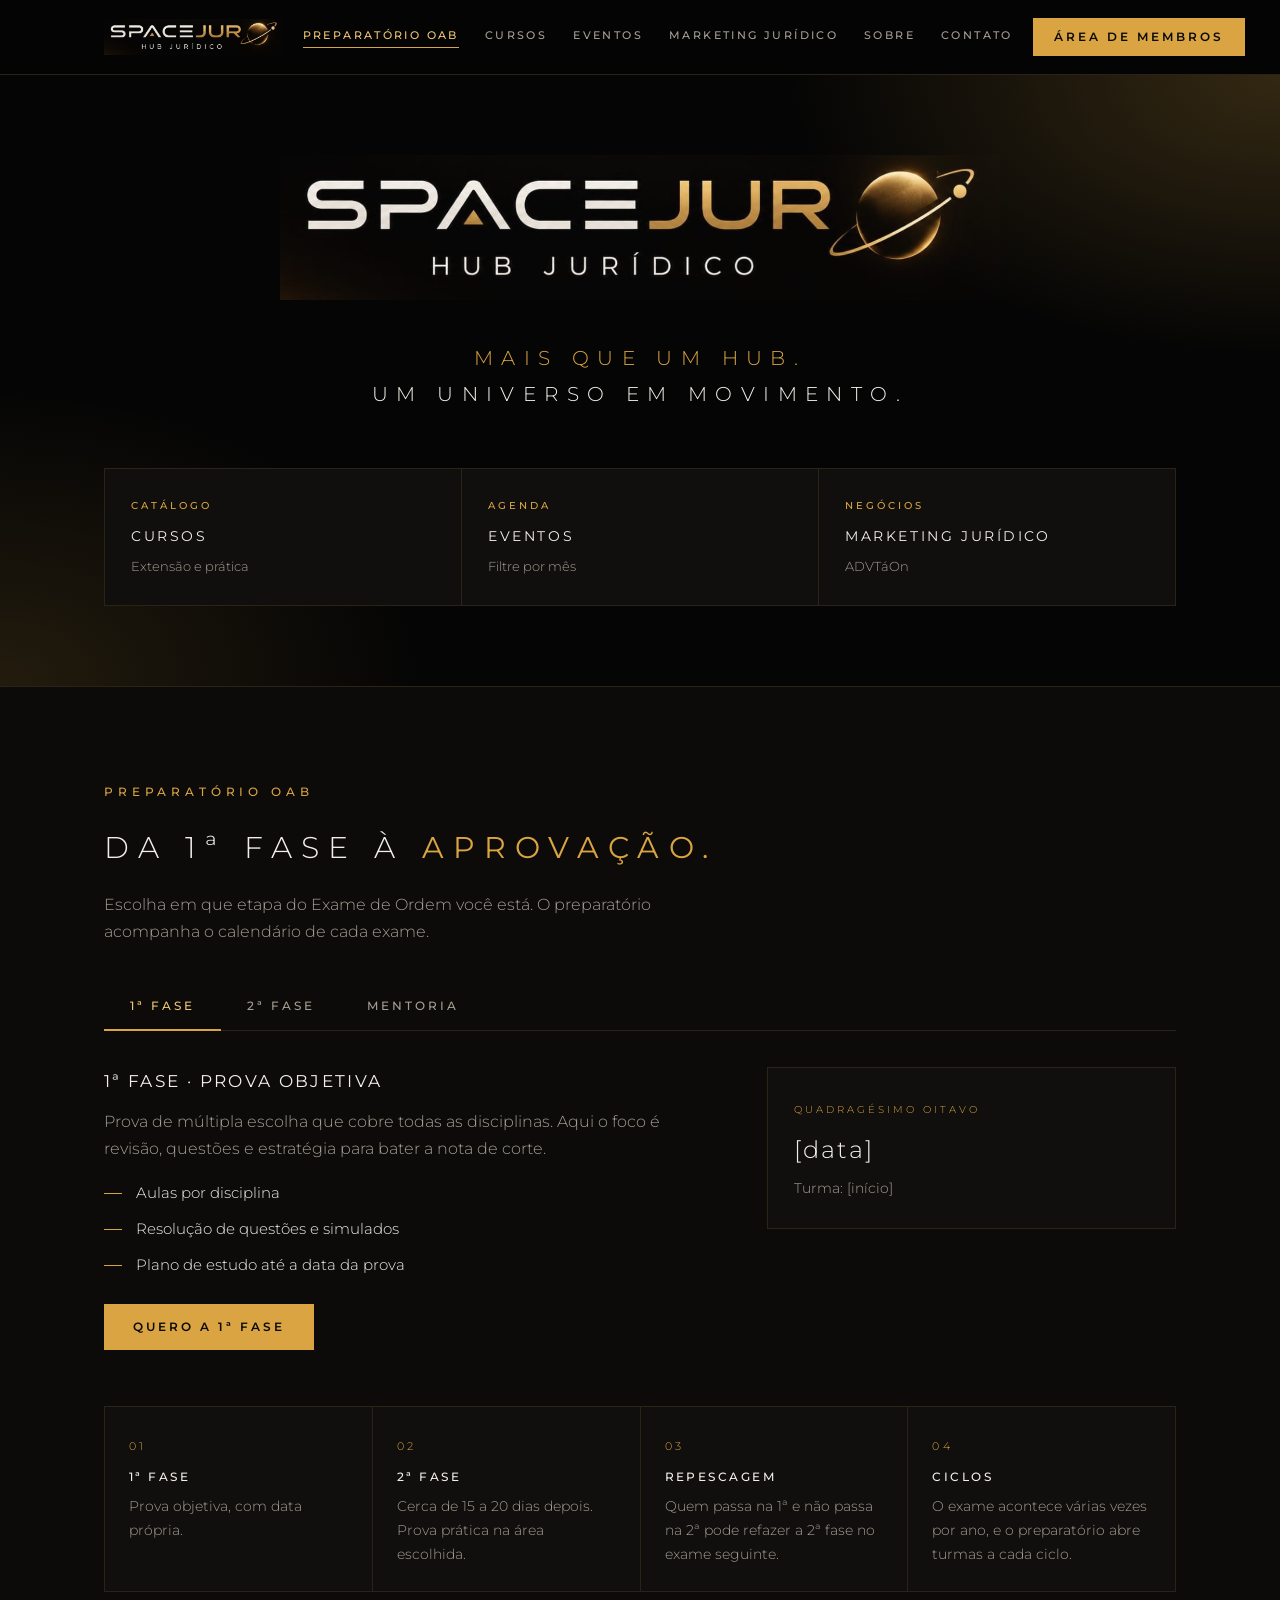
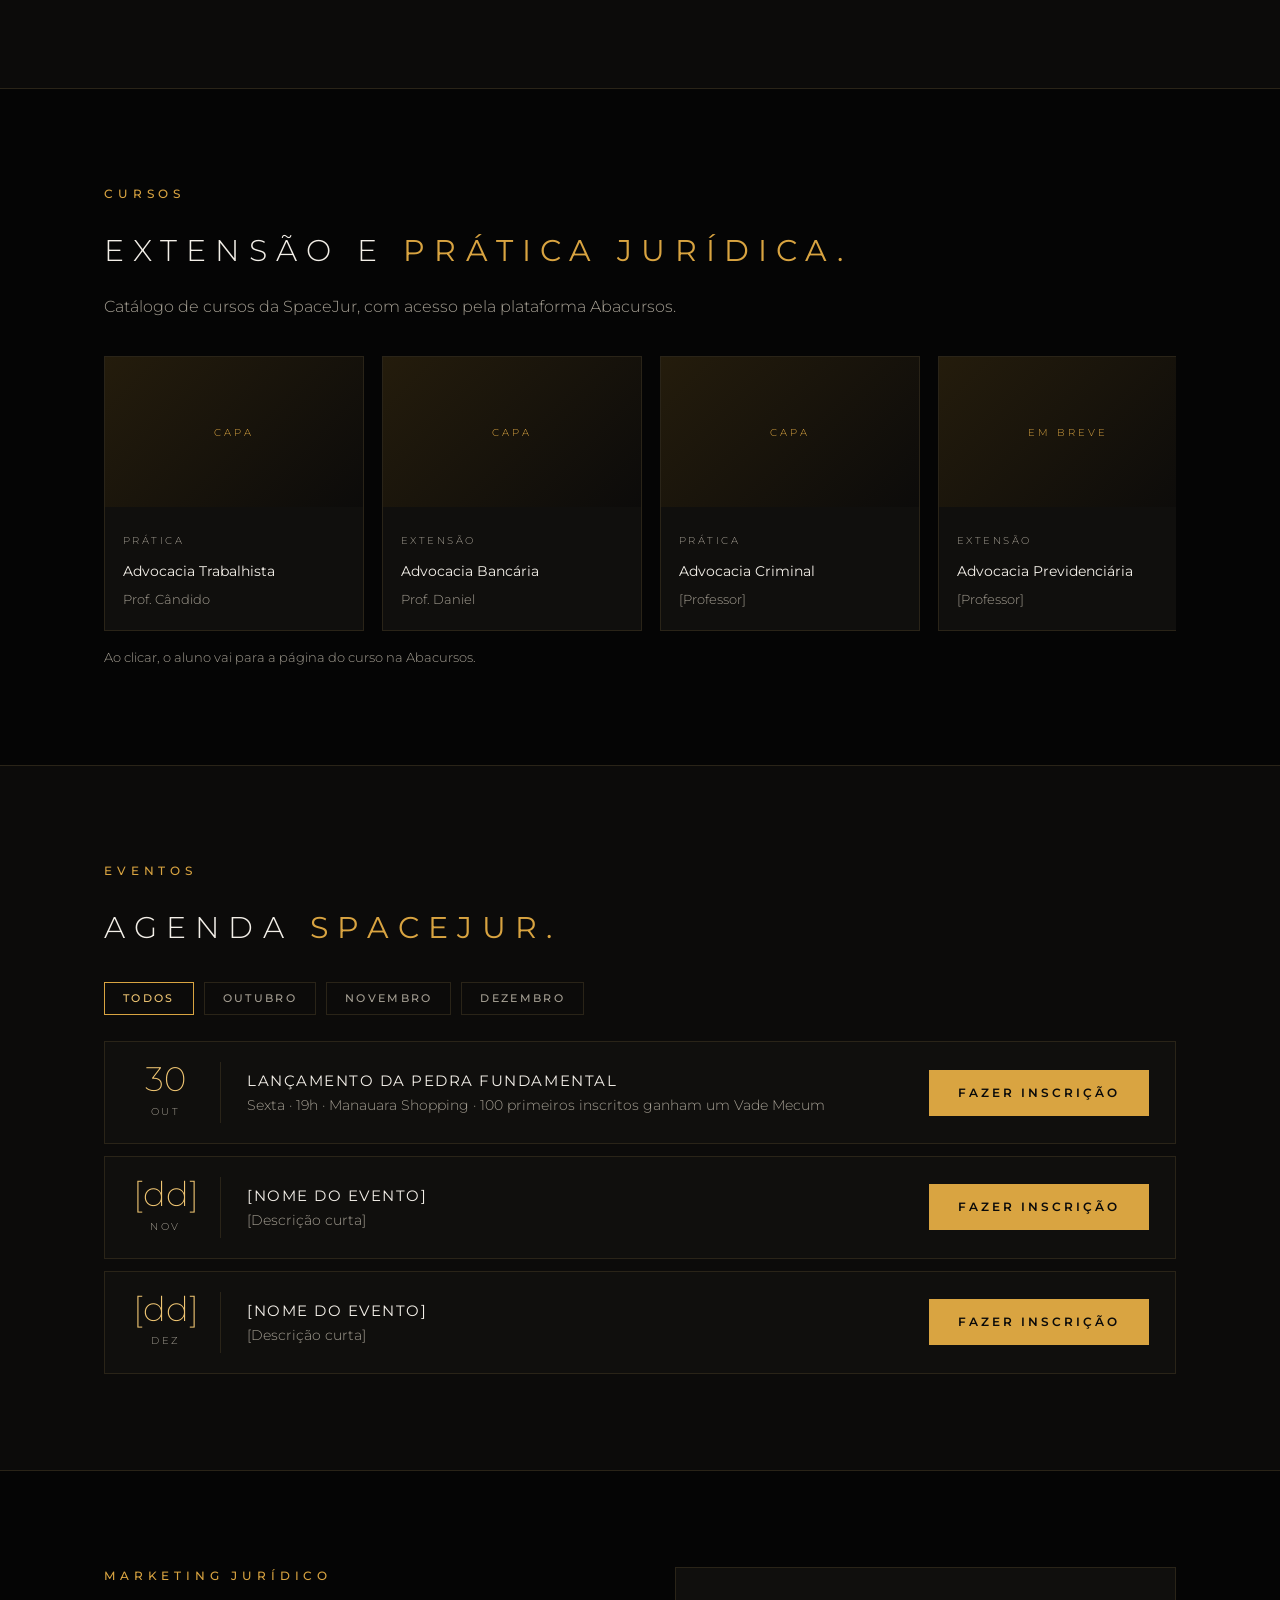
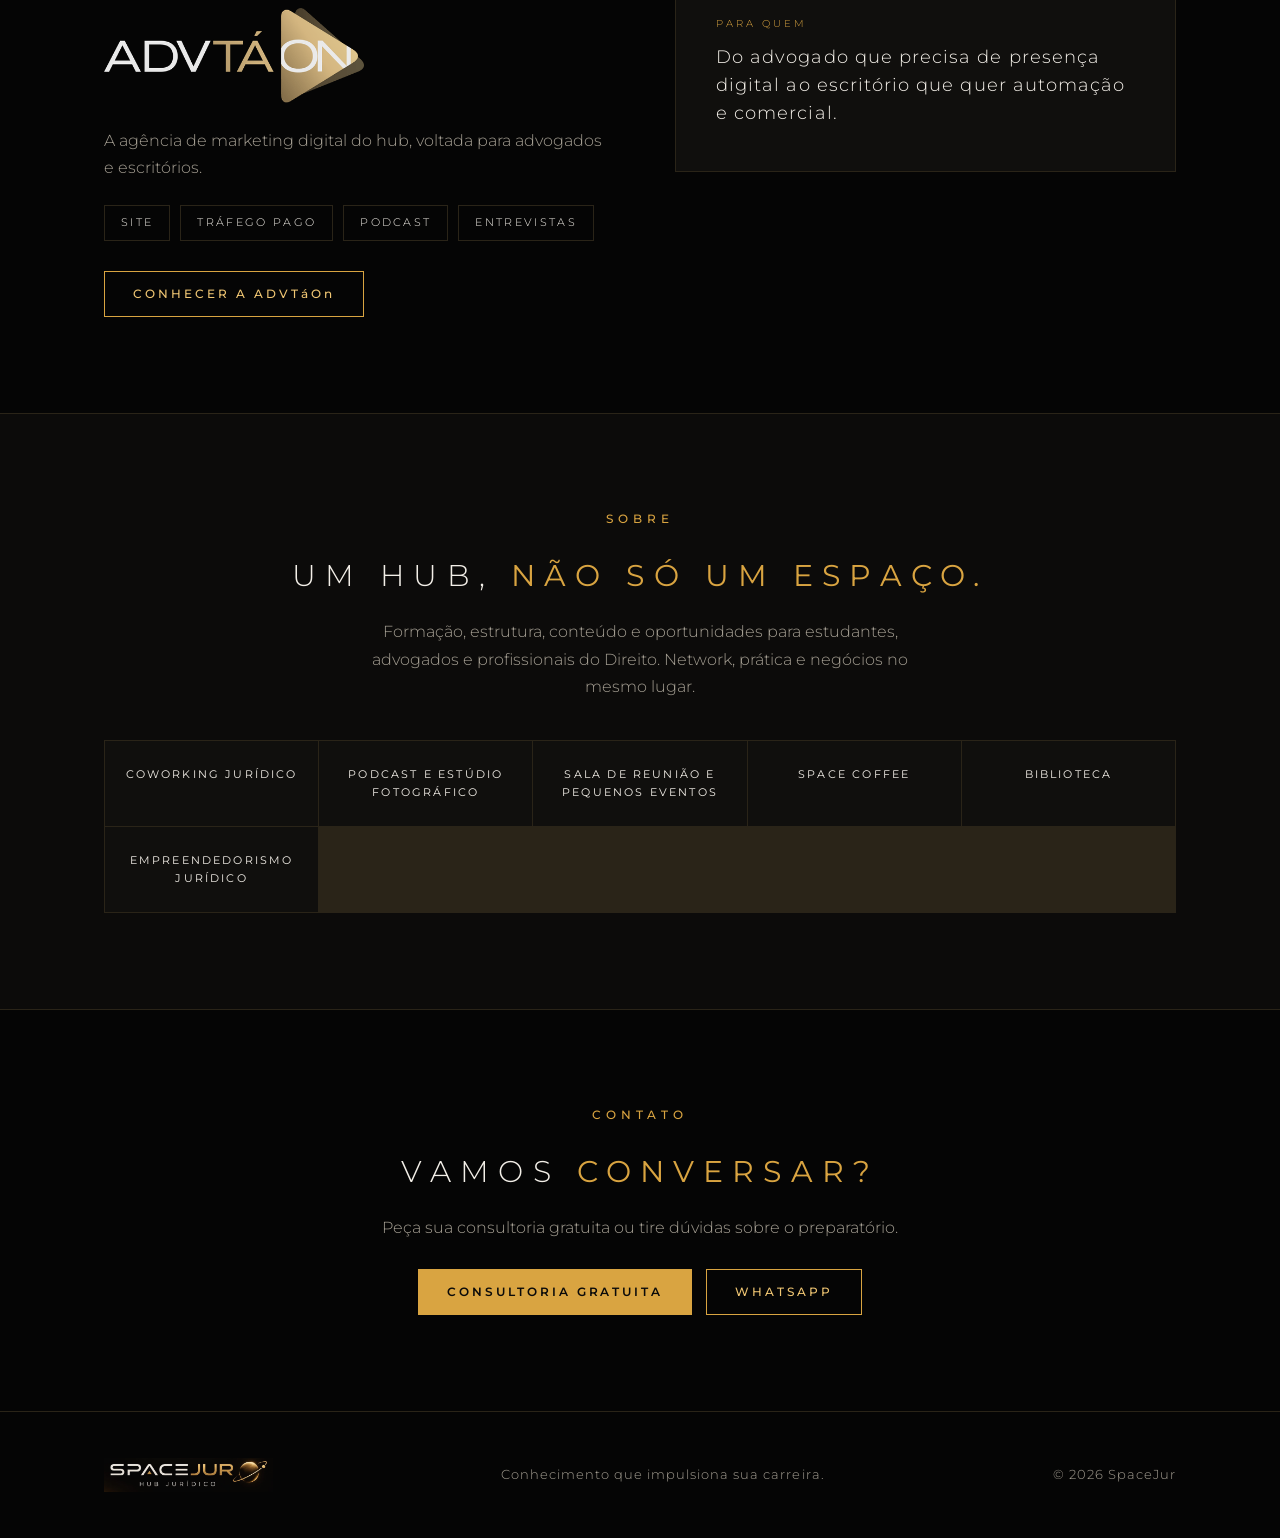
<file: index.html>
<!doctype html>
<html lang="pt-BR">
<head>
<meta charset="utf-8">
<meta name="viewport" content="width=device-width,initial-scale=1">
<title>SpaceJur — Hub Jurídico</title>
<link rel="icon" href="favicon.ico" sizes="any">
<link rel="icon" type="image/png" sizes="32x32" href="favicon-32.png">
<link rel="apple-touch-icon" href="apple-touch-icon.png">
<link rel="preconnect" href="https://fonts.googleapis.com">
<link href="https://fonts.googleapis.com/css2?family=Montserrat:wght@300;400;500;600;700&display=swap" rel="stylesheet">
<style>
:root{
  --bg:#050505; --bg2:#0c0b0a; --panel:#100f0d; --ink:#f3efe8; --mute:#a59f93;
  --gold:#d9a441; --gold2:#f0c673; --line:#2a2418;
}
*{box-sizing:border-box;margin:0;padding:0}
html{scroll-behavior:smooth;scroll-padding-top:80px}
body{font-family:Montserrat,system-ui,sans-serif;background:var(--bg);color:var(--ink);line-height:1.7;font-weight:300}
a{color:inherit;text-decoration:none}
.wrap{max-width:1120px;margin:0 auto;padding:0 24px}
section{padding:96px 0}
.eyebrow{font-size:.72rem;letter-spacing:.42em;text-transform:uppercase;color:var(--gold);margin-bottom:22px;font-weight:500}
h2{font-weight:300;font-size:clamp(1.3rem,2.8vw,1.9rem);letter-spacing:.3em;text-transform:uppercase;line-height:1.6;margin-bottom:18px}
h2 b{font-weight:400;color:var(--gold)}
.lead{color:var(--mute);max-width:600px}
.btn{display:inline-flex;align-items:center;justify-content:center;gap:12px;padding:15px 28px;font:500 .72rem Montserrat;letter-spacing:.26em;text-transform:uppercase;border:1px solid var(--gold);color:var(--gold2);background:transparent;cursor:pointer;transition:.2s}
.btn:hover{background:var(--gold);color:#0a0a0a}
.btn.solid{background:var(--gold);color:#0a0a0a;font-weight:600}
.btn.solid:hover{background:var(--gold2);border-color:var(--gold2)}
.btns{display:flex;gap:14px;flex-wrap:wrap}
.logo{display:block;mix-blend-mode:screen}

header{position:sticky;top:0;z-index:10;background:rgba(5,5,5,.92);backdrop-filter:blur(10px);border-bottom:1px solid var(--line)}
.nav{display:flex;align-items:center;justify-content:space-between;height:74px;gap:20px}
.nav .logo{height:36px}
.menu{display:flex;gap:26px;font-size:.68rem;letter-spacing:.22em;text-transform:uppercase;font-weight:500;color:var(--mute)}
.menu a:hover,.menu a.hl{color:var(--gold2)}
.menu a.hl{border-bottom:1px solid var(--gold);padding-bottom:3px}
@media(max-width:980px){.menu{display:none}}
.menu a{white-space:nowrap}
@media(max-width:1180px){.menu{gap:16px;letter-spacing:.14em}}
@media(max-width:1060px){.menu{display:none}}
@media(max-width:520px){.nav{gap:12px}.nav .logo{height:26px}.nav .btn{padding:10px 12px!important;letter-spacing:.14em;font-size:.64rem}}

/* 1ª dobra */
.hero{padding:0;background:
  radial-gradient(700px 400px at 100% 0%,rgba(217,164,65,.22),transparent 70%),
  radial-gradient(600px 420px at 0% 100%,rgba(217,164,65,.14),transparent 70%)}
.hero .wrap{padding-block:80px;text-align:center}
.hero .logo{width:min(720px,100%);margin:0 auto 40px}
.hero h1{font-weight:300;font-size:clamp(.9rem,2vw,1.25rem);letter-spacing:.42em;text-transform:uppercase;color:var(--gold);line-height:1.8}
.hero h1 span{display:block;color:var(--ink)}
.quick{display:grid;grid-template-columns:repeat(3,1fr);gap:1px;background:var(--line);border:1px solid var(--line);margin-top:56px;text-align:left}
@media(max-width:900px){.quick{grid-template-columns:1fr 1fr}.quick a:last-child{grid-column:1/-1}}
@media(max-width:520px){.quick{grid-template-columns:1fr}}
.quick a{background:var(--panel);padding:28px 26px;transition:.2s;display:block}
.quick a:hover{background:#17140d}
.quick a small{display:block;font-size:.62rem;letter-spacing:.3em;text-transform:uppercase;color:var(--gold);margin-bottom:10px;font-weight:500}
.quick a b{display:block;font-weight:400;font-size:.9rem;letter-spacing:.18em;text-transform:uppercase}
.quick a span{display:block;color:var(--mute);font-size:.82rem;margin-top:6px}
.quick a.feat{background:linear-gradient(135deg,#1c1608,#100f0d);outline:1px solid var(--gold);outline-offset:-1px}

/* OAB */
.oab{background:var(--bg2);border-block:1px solid var(--line)}
.tabs{display:flex;gap:0;margin:38px 0 0;border-bottom:1px solid var(--line);flex-wrap:wrap}
.tab{padding:16px 26px;font:500 .72rem Montserrat;letter-spacing:.26em;text-transform:uppercase;color:var(--mute);background:none;border:0;border-bottom:2px solid transparent;cursor:pointer;margin-bottom:-1px}
.tab.on{color:var(--gold2);border-color:var(--gold)}
.pane{display:none;padding:36px 0 0}
.pane.on{display:grid;grid-template-columns:1.2fr .8fr;gap:50px}
@media(max-width:900px){.pane.on{grid-template-columns:1fr;gap:30px}}
.pane h3{font-weight:400;font-size:1.05rem;letter-spacing:.14em;text-transform:uppercase;margin-bottom:12px}
.pane p{color:var(--mute);margin-bottom:12px}
.list{list-style:none;display:grid;gap:10px;margin:18px 0 26px;font-size:.95rem}
.list li{display:flex;gap:14px}
.list li::before{content:"";width:18px;height:1px;background:var(--gold);margin-top:13px;flex:none}
.box{border:1px solid var(--line);background:var(--panel);padding:26px;align-self:start}
.box small{font-size:.62rem;letter-spacing:.3em;text-transform:uppercase;color:var(--gold)}
.box b{display:block;font-weight:300;font-size:1.5rem;letter-spacing:.08em;margin:8px 0 4px}
.box span{color:var(--mute);font-size:.88rem}
.how{display:grid;grid-template-columns:repeat(auto-fit,minmax(220px,1fr));gap:1px;background:var(--line);border:1px solid var(--line);margin-top:56px}
.how div{background:var(--panel);padding:24px}
.how i{font-style:normal;color:var(--gold);font-size:.7rem;letter-spacing:.3em}
.how h4{font-weight:500;font-size:.78rem;letter-spacing:.2em;text-transform:uppercase;margin:8px 0}
.how p{color:var(--mute);font-size:.88rem}

/* cursos */
.rail{display:flex;gap:18px;overflow-x:auto;padding:36px 0 10px;scroll-snap-type:x mandatory}
.course{flex:none;width:260px;scroll-snap-align:start;border:1px solid var(--line);background:var(--panel);transition:.2s}
.course:hover{border-color:var(--gold);transform:translateY(-4px)}
.course .cover{height:150px;background:linear-gradient(135deg,#241c0c,#0c0b0a);display:grid;place-items:center;font-size:.62rem;letter-spacing:.3em;text-transform:uppercase;color:var(--gold)}
.course .in{padding:18px}
.course small{font-size:.6rem;letter-spacing:.26em;text-transform:uppercase;color:var(--mute)}
.course b{display:block;font-weight:400;font-size:.9rem;margin:6px 0 2px}
.course span{color:var(--mute);font-size:.82rem}
.note{font-size:.8rem;color:var(--mute);margin-top:6px}

/* eventos */
.ev{background:var(--bg2);border-block:1px solid var(--line)}
.filter{display:flex;gap:10px;flex-wrap:wrap;margin:30px 0 26px}
.chip{padding:9px 18px;border:1px solid var(--line);background:none;color:var(--mute);font:500 .66rem Montserrat;letter-spacing:.22em;text-transform:uppercase;cursor:pointer}
.chip.on{border-color:var(--gold);color:var(--gold2)}
.evlist{display:grid;gap:12px}
.event{display:grid;grid-template-columns:90px 1fr auto;gap:26px;align-items:center;border:1px solid var(--line);background:var(--panel);padding:20px 26px}
@media(max-width:700px){.event{grid-template-columns:70px 1fr}.event .btn{grid-column:1/-1}}
.event .d{text-align:center;border-right:1px solid var(--line);padding-right:20px}
.event .d b{display:block;font-weight:200;font-size:2.1rem;color:var(--gold2);line-height:1}
.event .d small{font-size:.6rem;letter-spacing:.26em;text-transform:uppercase;color:var(--mute)}
.event h4{font-weight:400;font-size:.95rem;letter-spacing:.1em;text-transform:uppercase}
.event p{color:var(--mute);font-size:.85rem}
.empty{display:none;color:var(--mute);padding:20px 0}

/* ADVTáOn */
.two{display:grid;grid-template-columns:1fr 1fr;gap:70px;align-items:center}
@media(max-width:900px){.two{grid-template-columns:1fr;gap:36px}}
.tags{display:flex;flex-wrap:wrap;gap:10px;margin:24px 0 30px}
.tags span{border:1px solid var(--line);padding:8px 16px;font-size:.66rem;letter-spacing:.22em;text-transform:uppercase;color:var(--ink)}

/* hub */
.tiles{display:grid;grid-template-columns:repeat(auto-fit,minmax(200px,1fr));gap:1px;background:var(--line);border:1px solid var(--line);margin-top:40px}
.tile{background:var(--panel);padding:24px 18px;text-align:center;font-size:.68rem;letter-spacing:.2em;text-transform:uppercase;font-weight:400}
.hub{background:var(--bg2);border-block:1px solid var(--line);text-align:center}
.hub .lead{margin:0 auto}

footer{padding:46px 0;border-top:1px solid var(--line);color:var(--mute);font-size:.8rem;letter-spacing:.08em}
footer .row{display:flex;justify-content:space-between;gap:24px;flex-wrap:wrap;align-items:center}
footer .logo{height:34px}
</style>
</head>
<body>

<header>
  <div class="wrap nav">
    <a href="#"><img class="logo" src="logo.jpg" alt="SpaceJur — Hub Jurídico"></a>
    <nav class="menu">
      <a href="#oab" class="hl">Preparatório OAB</a>
      <a href="#cursos">Cursos</a>
      <a href="#eventos">Eventos</a>
      <a href="#marketing">Marketing Jurídico</a>
      <a href="#sobre">Sobre</a>
      <a href="#contato">Contato</a>
    </nav>
    <a href="#" class="btn solid" style="padding:11px 20px;white-space:nowrap">Área de membros</a>
  </div>
</header>

<!-- 1ª dobra -->
<section class="hero">
  <div class="wrap">
    <img class="logo" src="logo.jpg" alt="SpaceJur — Hub Jurídico">
    <h1>Mais que um hub.<span>Um universo em movimento.</span></h1>
    <div class="quick">
      <a href="#cursos"><small>Catálogo</small><b>Cursos</b><span>Extensão e prática</span></a>
      <a href="#eventos"><small>Agenda</small><b>Eventos</b><span>Filtre por mês</span></a>
      <a href="#marketing"><small>Negócios</small><b>Marketing Jurídico</b><span>ADVTáOn</span></a>
    </div>
  </div>
</section>

<!-- Preparatório OAB -->
<section class="oab" id="oab">
  <div class="wrap">
    <div class="eyebrow">Preparatório OAB</div>
    <h2>Da 1ª fase à <b>aprovação.</b></h2>
    <p class="lead">Escolha em que etapa do Exame de Ordem você está. O preparatório acompanha o calendário de cada exame.</p>

    <div class="tabs" role="tablist">
      <button class="tab on" data-t="p1">1ª Fase</button>
      <button class="tab" data-t="p2">2ª Fase</button>
      <button class="tab" data-t="p3">Mentoria</button>
    </div>

    <div class="pane on" id="p1">
      <div>
        <h3>1ª Fase · prova objetiva</h3>
        <p>Prova de múltipla escolha que cobre todas as disciplinas. Aqui o foco é revisão, questões e estratégia para bater a nota de corte.</p>
        <ul class="list"><li>Aulas por disciplina</li><li>Resolução de questões e simulados</li><li>Plano de estudo até a data da prova</li></ul>
        <a href="inscricao.html" class="btn solid">Quero a 1ª fase</a>
      </div>
      <div class="box"><small>Quadragésimo oitavo</small><b>[data]</b><span>Turma: [início]</span></div>
    </div>

    <div class="pane" id="p2">
      <div>
        <h3>2ª Fase · prova prático-profissional</h3>
        <p>Você escolhe a área na inscrição do exame (Penal, Trabalhista, Tributário, entre outras). A prova tem questões discursivas e uma peça prática.</p>
        <ul class="list"><li>Turmas por área de escolha</li><li>Treino de peças e correção</li><li>Revisão final antes da prova</li></ul>
        <a href="inscricao.html" class="btn solid">Quero a 2ª fase</a>
      </div>
      <div class="box"><small>Quadragésimo oitavo</small><b>[data]</b><span>Turma: [início]</span></div>
    </div>

    <div class="pane" id="p3">
      <div>
        <h3>Mentoria</h3>
        <p>Acompanhamento individual para quem quer direção: diagnóstico, metas e ajustes ao longo da preparação.</p>
        <ul class="list"><li>Diagnóstico do seu momento</li><li>Encontros de acompanhamento</li><li>Feedback direto sobre desempenho</li></ul>
        <a href="inscricao.html" class="btn solid">Quero mentoria</a>
      </div>
      <div class="box"><small>Formato</small><b>[a definir]</b><span>Vagas limitadas</span></div>
    </div>

    <div class="how">
      <div><i>01</i><h4>1ª fase</h4><p>Prova objetiva, com data própria.</p></div>
      <div><i>02</i><h4>2ª fase</h4><p>Cerca de 15 a 20 dias depois. Prova prática na área escolhida.</p></div>
      <div><i>03</i><h4>Repescagem</h4><p>Quem passa na 1ª e não passa na 2ª pode refazer a 2ª fase no exame seguinte.</p></div>
      <div><i>04</i><h4>Ciclos</h4><p>O exame acontece várias vezes por ano, e o preparatório abre turmas a cada ciclo.</p></div>
    </div>
  </div>
</section>

<!-- Cursos -->
<section id="cursos">
  <div class="wrap">
    <div class="eyebrow">Cursos</div>
    <h2>Extensão e <b>prática jurídica.</b></h2>
    <p class="lead">Catálogo de cursos da SpaceJur, com acesso pela plataforma Abacursos.</p>
    <div class="rail">
      <a href="#" class="course"><div class="cover">Capa</div><div class="in"><small>Prática</small><b>Advocacia Trabalhista</b><span>Prof. Cândido</span></div></a>
      <a href="#" class="course"><div class="cover">Capa</div><div class="in"><small>Extensão</small><b>Advocacia Bancária</b><span>Prof. Daniel</span></div></a>
      <a href="#" class="course"><div class="cover">Capa</div><div class="in"><small>Prática</small><b>Advocacia Criminal</b><span>[Professor]</span></div></a>
      <a href="#" class="course"><div class="cover">Em breve</div><div class="in"><small>Extensão</small><b>Advocacia Previdenciária</b><span>[Professor]</span></div></a>
    </div>
    <p class="note">Ao clicar, o aluno vai para a página do curso na Abacursos.</p>
  </div>
</section>

<!-- Eventos -->
<section class="ev" id="eventos">
  <div class="wrap">
    <div class="eyebrow">Eventos</div>
    <h2>Agenda <b>SpaceJur.</b></h2>
    <div class="filter" id="chips">
      <button class="chip on" data-m="all">Todos</button>
      <button class="chip" data-m="10">Outubro</button>
      <button class="chip" data-m="11">Novembro</button>
      <button class="chip" data-m="12">Dezembro</button>
    </div>
    <div class="evlist" id="evs">
      <div class="event" data-m="10"><div class="d"><b>30</b><small>Out</small></div><div><h4>Lançamento da pedra fundamental</h4><p>Sexta · 19h · Manauara Shopping · 100 primeiros inscritos ganham um Vade Mecum</p></div><a href="inscricao.html" class="btn solid">Fazer inscrição</a></div>
      <div class="event" data-m="11"><div class="d"><b>[dd]</b><small>Nov</small></div><div><h4>[Nome do evento]</h4><p>[Descrição curta]</p></div><a href="#" class="btn solid">Fazer inscrição</a></div>
      <div class="event" data-m="12"><div class="d"><b>[dd]</b><small>Dez</small></div><div><h4>[Nome do evento]</h4><p>[Descrição curta]</p></div><a href="#" class="btn solid">Fazer inscrição</a></div>
    </div>
  </div>
</section>

<!-- Marketing jurídico -->
<section id="marketing">
  <div class="wrap two">
    <div>
      <div class="eyebrow">Marketing Jurídico</div>
      <h2 style="margin-bottom:24px"><img src="advtaon-logo.png" alt="ADVTáOn" width="480" height="175" style="display:block;width:min(260px,70%);height:auto"></h2>
      <p class="lead">A agência de marketing digital do hub, voltada para advogados e escritórios.</p>
      <div class="tags"><span>Site</span><span>Tráfego pago</span><span>Podcast</span><span>Entrevistas</span></div>
      <a href="https://advtaon.com" target="_blank" rel="noopener" class="btn"><span>Conhecer a <span style="text-transform:none">ADVTáOn</span></span></a>
    </div>
    <div class="box" style="padding:40px">
      <small>Para quem</small>
      <b style="font-size:1.1rem;line-height:1.6;letter-spacing:.06em">Do advogado que precisa de presença digital ao escritório que quer automação e comercial.</b>
    </div>
  </div>
</section>

<!-- Hub -->
<section class="hub" id="sobre">
  <div class="wrap">
    <div class="eyebrow">Sobre</div>
    <h2>Um hub, <b>não só um espaço.</b></h2>
    <p class="lead">Formação, estrutura, conteúdo e oportunidades para estudantes, advogados e profissionais do Direito. Network, prática e negócios no mesmo lugar.</p>
    <div class="tiles">
      <div class="tile">Coworking jurídico</div>
      <div class="tile">Podcast e estúdio fotográfico</div>
      <div class="tile">Sala de reunião e pequenos eventos</div>
      <div class="tile">Space Coffee</div>
      <div class="tile">Biblioteca</div>
      <div class="tile">Empreendedorismo jurídico</div>
    </div>
  </div>
</section>

<section id="contato" style="text-align:center">
  <div class="wrap">
    <div class="eyebrow">Contato</div>
    <h2>Vamos <b>conversar?</b></h2>
    <p class="lead" style="margin:0 auto 28px">Peça sua consultoria gratuita ou tire dúvidas sobre o preparatório.</p>
    <div class="btns" style="justify-content:center"><a href="#" class="btn solid">Consultoria gratuita</a><a href="#" class="btn">WhatsApp</a></div>
  </div>
</section>

<footer>
  <div class="wrap row">
    <a href="#"><img class="logo" src="logo.jpg" alt="SpaceJur"></a>
    <div>Conhecimento que impulsiona sua carreira.</div>
    <div>© 2026 SpaceJur</div>
  </div>
</footer>

<script>
// abas do preparatório
document.querySelectorAll('.tab').forEach(t=>t.onclick=()=>{
  document.querySelectorAll('.tab,.pane').forEach(e=>e.classList.remove('on'));
  t.classList.add('on'); document.getElementById(t.dataset.t).classList.add('on');
});
// filtro de eventos por mês
document.querySelectorAll('.chip').forEach(c=>c.onclick=()=>{
  document.querySelectorAll('.chip').forEach(e=>e.classList.remove('on')); c.classList.add('on');
  document.querySelectorAll('#evs .event').forEach(ev=>ev.style.display=(c.dataset.m==='all'||ev.dataset.m===c.dataset.m)?'':'none');
});
</script>
</body>
</html>
</file>
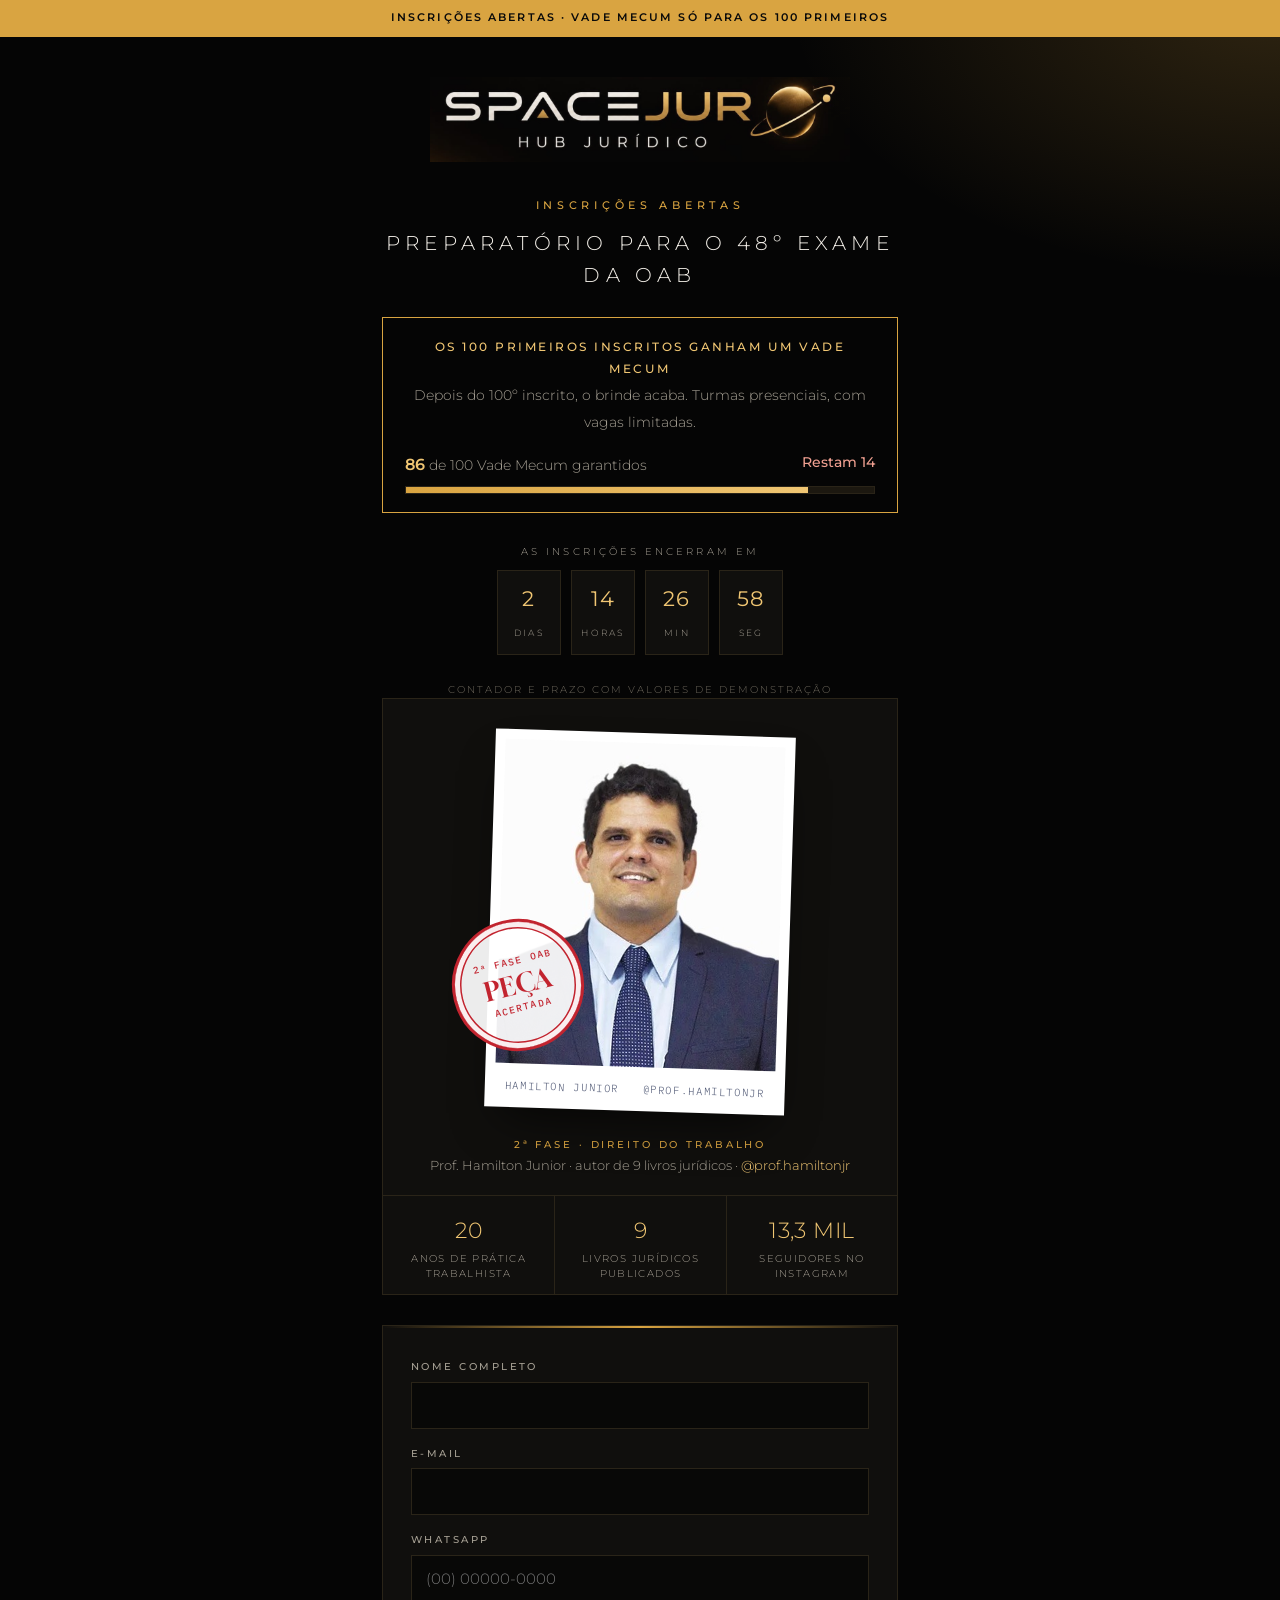
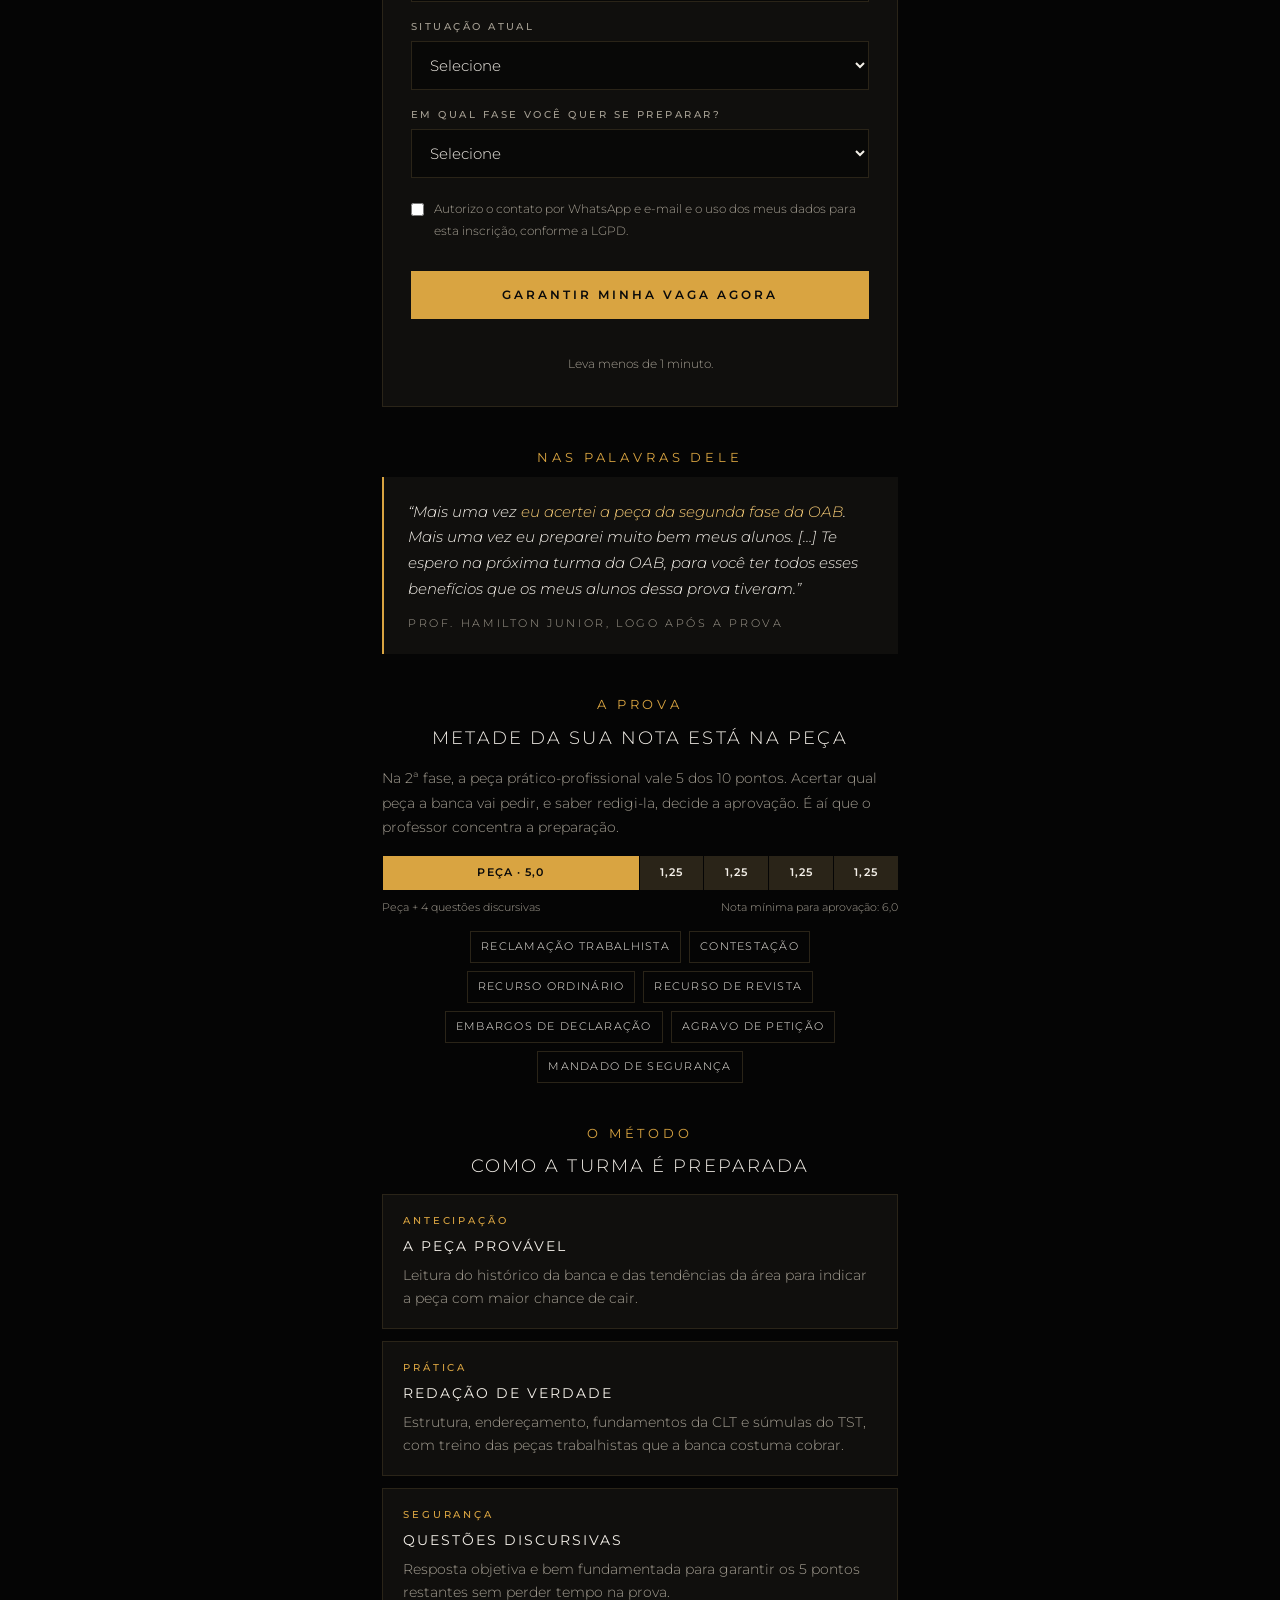
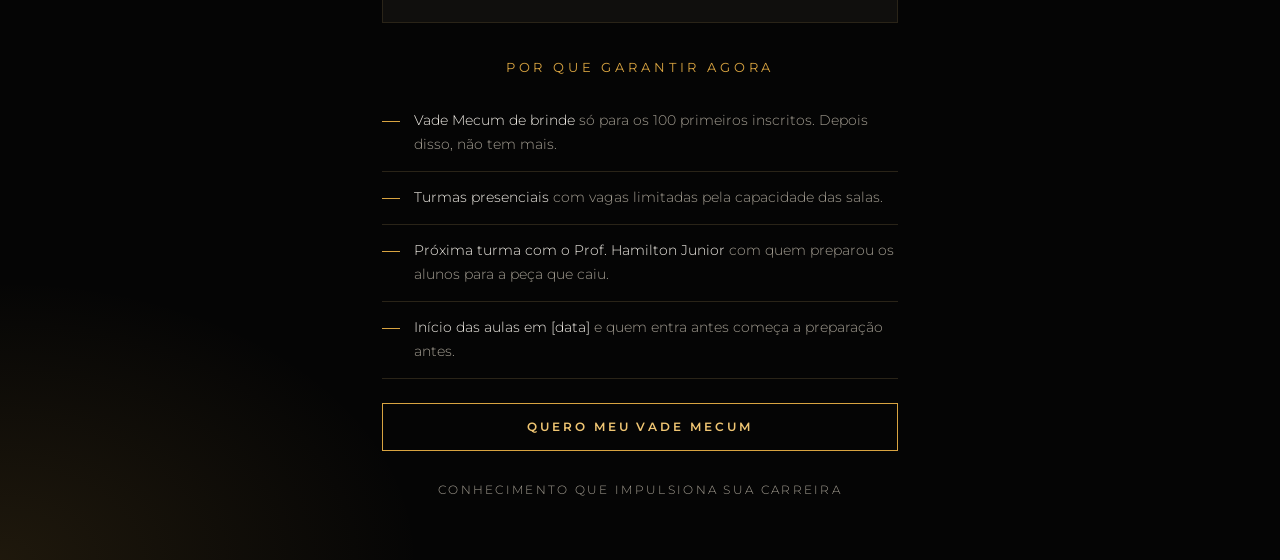
<file: inscricao.html>
<!doctype html>
<html lang="pt-BR">
<head>
<meta charset="utf-8">
<meta name="viewport" content="width=device-width,initial-scale=1">
<title>Inscrição — Preparatório OAB | SpaceJur</title>
<link rel="icon" href="favicon.ico" sizes="any">
<link rel="icon" type="image/png" sizes="32x32" href="favicon-32.png">
<link rel="apple-touch-icon" href="apple-touch-icon.png">
<link rel="preconnect" href="https://fonts.googleapis.com">
<link href="https://fonts.googleapis.com/css2?family=Montserrat:wght@300;400;500;600&family=Gloock&family=IBM+Plex+Mono:wght@500&display=swap" rel="stylesheet">
<style>
:root{--bg:#050505;--panel:#100f0d;--ink:#f3efe8;--mute:#a59f93;--gold:#d9a441;--gold2:#f0c673;--line:#2a2418}
*{box-sizing:border-box;margin:0;padding:0}
body{font-family:Montserrat,system-ui,sans-serif;background:radial-gradient(700px 400px at 100% 0%,rgba(217,164,65,.2),transparent 70%),radial-gradient(600px 400px at 0% 100%,rgba(217,164,65,.12),transparent 70%),var(--bg);color:var(--ink);line-height:1.7;font-weight:300;min-height:100vh}
.wrap{max-width:560px;margin:0 auto;padding:40px 22px 60px}
.logo{display:block;width:min(420px,100%);margin:0 auto 34px;mix-blend-mode:screen}
.eyebrow{text-align:center;font-size:.7rem;letter-spacing:.42em;text-transform:uppercase;color:var(--gold);font-weight:500;margin-bottom:12px}
h1{text-align:center;font-weight:300;font-size:1.25rem;letter-spacing:.26em;text-transform:uppercase;line-height:1.6}
.gift{margin:26px 0 30px;border:1px solid var(--gold);padding:18px 22px;text-align:center}
.gift b{display:block;font-weight:500;font-size:.78rem;letter-spacing:.2em;text-transform:uppercase;color:var(--gold2);line-height:1.8}
.gift span{font-size:.85rem;color:var(--mute)}
form{background:var(--panel);border:1px solid var(--line);padding:32px 28px;position:relative}
form::before{content:"";position:absolute;left:0;right:0;top:0;height:2px;background:linear-gradient(90deg,transparent,var(--gold),transparent)}
label{display:block;font-size:.64rem;letter-spacing:.24em;text-transform:uppercase;font-weight:500;color:var(--mute);margin:16px 0 6px}
label:first-of-type{margin-top:0}
input,select{width:100%;padding:13px 14px;font:300 .95rem Montserrat;border:1px solid var(--line);background:#080807;color:var(--ink);border-radius:0}
select option{background:#080807}
input:focus,select:focus{outline:none;border-color:var(--gold)}
.check{display:flex;gap:10px;align-items:flex-start;margin-top:20px;font-size:.78rem;color:var(--mute);letter-spacing:0;text-transform:none;font-weight:300}
.check input{width:auto;margin-top:5px}
button{width:100%;margin-top:24px;padding:16px;font:600 .72rem Montserrat;letter-spacing:.26em;text-transform:uppercase;background:var(--gold);color:#0a0a0a;border:1px solid var(--gold);cursor:pointer;transition:.2s}
button:hover{background:var(--gold2)}
.ok{display:none;text-align:center;padding:30px 6px;color:var(--mute)}
.ok b{display:block;font-weight:400;letter-spacing:.24em;text-transform:uppercase;font-size:.9rem;color:var(--gold2);margin-bottom:10px}
.foot{text-align:center;margin-top:30px;font-size:.72rem;letter-spacing:.2em;text-transform:uppercase;color:var(--mute)}
.urgent{position:sticky;top:0;z-index:5;background:var(--gold);color:#0a0a0a;text-align:center;font-size:.66rem;letter-spacing:.2em;text-transform:uppercase;font-weight:600;padding:10px 16px;line-height:1.6}
.gift .left{display:block;margin-top:8px;font-size:.8rem;color:var(--gold2);font-weight:500}
.timer{display:flex;justify-content:center;gap:10px;margin:0 0 26px}
.timer div{min-width:64px;border:1px solid var(--line);background:var(--panel);padding:10px 6px;text-align:center}
.timer b{display:block;font-weight:400;font-size:1.3rem;color:var(--gold2);letter-spacing:.06em}
.timer small{font-size:.58rem;letter-spacing:.24em;text-transform:uppercase;color:var(--mute)}
.timer-label{text-align:center;font-size:.64rem;letter-spacing:.3em;text-transform:uppercase;color:var(--mute);margin-bottom:10px}
.prof{display:flex;gap:18px;align-items:center;margin:0 0 30px;padding:18px 20px;border:1px solid var(--line);background:var(--panel)}
.prof img{width:84px;height:84px;border-radius:50%;object-fit:cover;object-position:center 20%;border:2px solid var(--gold);flex:none;background:#fff}
.prof small{display:block;font-size:.6rem;letter-spacing:.3em;text-transform:uppercase;color:var(--gold);font-weight:500}
.prof b{display:block;font-weight:400;font-size:.95rem;letter-spacing:.16em;text-transform:uppercase;margin:2px 0}
.prof span{display:block;font-size:.82rem;color:var(--mute);line-height:1.5}
.hint{text-align:center;margin-top:12px;font-size:.74rem;color:var(--mute)}
.why{margin-top:34px}
.why h2{text-align:center;font-weight:400;font-size:.8rem;letter-spacing:.3em;text-transform:uppercase;color:var(--gold);margin-bottom:16px}
.why li{list-style:none;display:flex;gap:14px;padding:14px 0;border-bottom:1px solid var(--line);font-size:.88rem;color:var(--ink)}
.why li::before{content:"";width:18px;height:1px;background:var(--gold);margin-top:12px;flex:none}
.why li span{color:var(--mute)}
.again{display:block;width:100%;margin-top:24px;padding:16px;text-align:center;font:600 .72rem Montserrat;letter-spacing:.26em;text-transform:uppercase;background:transparent;color:var(--gold2);border:1px solid var(--gold);text-decoration:none}
.again:hover{background:var(--gold);color:#0a0a0a}
.hook{text-align:center;margin:14px auto 0;max-width:460px;font-size:.95rem;color:var(--mute)}
.hook strong{display:block;font-weight:400;font-size:1.15rem;color:var(--gold2);letter-spacing:.04em;margin-bottom:6px}
.prof-big{margin:0 0 30px;border:1px solid var(--line);background:var(--panel)}
.prof-big .top{display:flex;gap:18px;align-items:center;padding:20px}
.prof-big img{width:96px;height:96px;border-radius:50%;object-fit:cover;border:2px solid var(--gold);flex:none}
.prof-big small{display:block;font-size:.6rem;letter-spacing:.3em;text-transform:uppercase;color:var(--gold);font-weight:500}
.prof-big b{display:block;font-weight:400;font-size:.95rem;letter-spacing:.16em;text-transform:uppercase;margin:2px 0}
.prof-big .top span{display:block;font-size:.8rem;color:var(--mute);line-height:1.5}
.prof-big .top a{color:var(--gold2);text-decoration:none}
.stats{display:grid;grid-template-columns:repeat(3,1fr);border-top:1px solid var(--line)}
.stats div{padding:14px 8px;text-align:center;border-left:1px solid var(--line)}
.stats div:first-child{border-left:0}
.stats b{display:block;font-weight:300;font-size:1.35rem;color:var(--gold2);letter-spacing:.02em}
.stats span{display:block;font-size:.62rem;letter-spacing:.14em;text-transform:uppercase;color:var(--mute);line-height:1.5}
.sec{margin-top:40px}
.sec h2{text-align:center;font-weight:400;font-size:.8rem;letter-spacing:.3em;text-transform:uppercase;color:var(--gold);margin-bottom:8px}
.sec .t{text-align:center;font-weight:300;font-size:1.1rem;letter-spacing:.12em;text-transform:uppercase;margin-bottom:14px;line-height:1.6}
.sec p{color:var(--mute);font-size:.9rem;margin-bottom:12px}
blockquote{margin:0;padding:22px 24px;border-left:2px solid var(--gold);background:var(--panel);font-size:.95rem;font-style:italic;color:var(--ink)}
blockquote em{font-style:italic;color:var(--gold2)}
blockquote footer{margin-top:12px;font-style:normal;font-size:.68rem;letter-spacing:.24em;text-transform:uppercase;color:var(--mute)}
.bar{display:flex;height:34px;margin:16px 0 8px;font-size:.66rem;font-weight:600;letter-spacing:.1em}
.bar div{display:flex;align-items:center;justify-content:center;border-left:1px solid var(--bg)}
.bar .pc{flex:5;background:var(--gold);color:#0a0a0a}
.bar .q{flex:1.25;background:#2a2418;color:var(--ink)}
.legend{display:flex;justify-content:space-between;gap:10px;font-size:.7rem;color:var(--mute);flex-wrap:wrap}
.pecas{display:flex;flex-wrap:wrap;gap:8px;margin-top:14px;justify-content:center}
.pecas span{border:1px solid var(--line);padding:6px 10px;font-size:.66rem;letter-spacing:.12em;text-transform:uppercase;color:var(--ink)}
.method{display:grid;gap:12px}
.method div{border:1px solid var(--line);background:var(--panel);padding:18px 20px}
.method small{display:block;font-size:.6rem;letter-spacing:.3em;text-transform:uppercase;color:var(--gold);font-weight:500}
.method b{display:block;font-weight:400;font-size:.9rem;letter-spacing:.14em;text-transform:uppercase;margin:4px 0 6px}
.method span{display:block;font-size:.85rem;color:var(--mute)}
.portrait{position:relative;width:min(300px,78%);margin:34px auto 26px}
.portrait figure{margin:0;background:#fff;padding:10px 10px 44px;transform:rotate(1.8deg);box-shadow:0 24px 48px -18px rgba(0,0,0,.7)}
.portrait img{display:block;width:100%;aspect-ratio:864/1000;object-fit:cover;object-position:50% 30%;filter:contrast(1.04) saturate(.92)}
.portrait figcaption{position:absolute;left:20px;right:20px;bottom:12px;font-family:"IBM Plex Mono",ui-monospace,monospace;font-size:clamp(8.5px,2.6vw,10.5px);letter-spacing:.06em;color:#4a5370;text-transform:uppercase;display:flex;justify-content:space-between;gap:8px}
.seal{position:absolute;left:-38px;bottom:60px;width:132px;height:132px;border-radius:50%;border:3px solid #c2242f;color:#c2242f;display:grid;place-items:center;text-align:center;transform:rotate(-14deg);background:rgba(255,255,255,.92);font-family:"IBM Plex Mono",ui-monospace,monospace;font-weight:500;font-size:9.5px;letter-spacing:.14em;line-height:1.35;text-transform:uppercase;box-shadow:inset 0 0 0 5px rgba(255,255,255,.92),inset 0 0 0 6.5px #c2242f;animation:carimbo .55s cubic-bezier(.2,1.4,.4,1) .3s both}
.seal b{display:block;font-family:Gloock,Georgia,serif;font-weight:400;font-size:26px;letter-spacing:0;line-height:1;margin:4px 0}
@keyframes carimbo{from{transform:rotate(-14deg) scale(1.6);opacity:.2}to{transform:rotate(-14deg) scale(1);opacity:1}}
@media(prefers-reduced-motion:reduce){.seal{animation:none}}
.prof-big .portrait img{width:100%;height:auto;border-radius:0;border:0}
.portrait figcaption span{white-space:nowrap}
.prof-big .sub{text-align:center;padding:0 20px 18px;font-size:.8rem;color:var(--mute)}
.prof-big .sub small{display:block;font-size:.6rem;letter-spacing:.3em;text-transform:uppercase;color:var(--gold);font-weight:500;margin-bottom:2px}
.prof-big .sub a{color:var(--gold2);text-decoration:none}
.gift{animation:pulse 2.4s ease-in-out infinite}
@keyframes pulse{0%,100%{transform:scale(1);box-shadow:0 0 0 0 rgba(217,164,65,0)}50%{transform:scale(1.015);box-shadow:0 0 22px 2px rgba(217,164,65,.28)}}
@media(prefers-reduced-motion:reduce){.gift{animation:none}}
.counter{margin-top:16px;text-align:left}
.cnt-top{display:flex;justify-content:space-between;gap:10px;flex-wrap:wrap;font-size:.78rem;color:var(--mute)}
.cnt-top strong{color:var(--gold2);font-weight:600;font-size:1rem}
.cnt-top .rest{color:#f0a091;font-weight:500}
.cnt-bar{height:8px;margin-top:8px;background:#1c1810;border:1px solid var(--line);overflow:hidden}
.cnt-bar i{display:block;height:100%;width:0;background:linear-gradient(90deg,var(--gold),var(--gold2));transition:width .8s ease}
.cnt-bump{animation:bump .6s ease}
@keyframes bump{50%{transform:scale(1.25)}}
.demo-note{text-align:center;margin-top:8px;font-size:.62rem;letter-spacing:.2em;text-transform:uppercase;color:#6d675c}
.form-err{min-height:1em;margin-top:10px;text-align:center;font-size:.8rem;color:#f0a091}
</style>
</head>
<body>
<div class="urgent" role="note">Inscrições abertas · Vade Mecum só para os 100 primeiros</div>
<div class="wrap">
  <a href="./" aria-label="Voltar ao site"><img class="logo" src="logo.jpg" alt="SpaceJur — Hub Jurídico"></a>
  <div class="eyebrow">Inscrições abertas</div>
  <h1>Preparatório para o 48º Exame da OAB</h1>

  <div class="gift"><b>Os 100 primeiros inscritos ganham um Vade Mecum</b><span>Depois do 100º inscrito, o brinde acaba. Turmas presenciais, com vagas limitadas.</span><div class="counter" id="counter" hidden>
      <div class="cnt-top"><span><strong id="cnt-n">0</strong> de 100 Vade Mecum garantidos</span><span class="rest" id="cnt-left"></span></div>
      <div class="cnt-bar"><i id="cnt-bar"></i></div>
    </div></div>

  <div id="countdown" hidden>
    <div class="timer-label">As inscrições encerram em</div>
    <div class="timer" aria-live="off"><div><b id="cd-d">0</b><small>dias</small></div><div><b id="cd-h">00</b><small>horas</small></div><div><b id="cd-m">00</b><small>min</small></div><div><b id="cd-s">00</b><small>seg</small></div></div>
  </div>
  <p class="demo-note" id="demo-note" hidden>Contador e prazo com valores de demonstração</p>

  <div class="prof-big">
    <div class="portrait">
      <figure>
        <img src="prof-hamilton.jpg" alt="Professor Hamilton Junior, de terno azul e gravata, sorrindo para a câmera" width="400" height="400">
        <figcaption><span>Hamilton Junior</span><span>@prof.hamiltonjr</span></figcaption>
      </figure>
      <div class="seal" role="img" aria-label="Carimbo: 2ª fase OAB, peça acertada"><div>2ª fase OAB<b>Peça</b>acertada</div></div>
    </div>
    <div class="sub"><small>2ª fase · Direito do Trabalho</small>Prof. Hamilton Junior · autor de 9 livros jurídicos · <a href="https://www.instagram.com/prof.hamiltonjr/" target="_blank" rel="noopener">@prof.hamiltonjr</a></div>
    <div class="stats">
      <div><b>20</b><span>anos de prática trabalhista</span></div>
      <div><b>9</b><span>livros jurídicos publicados</span></div>
      <div><b>13,3 mil</b><span>seguidores no Instagram</span></div>
    </div>
  </div>

  <form id="f">
    <div id="fields">
      <label for="nome">Nome completo</label>
      <input id="nome" name="nome" required autocomplete="name">

      <label for="email">E-mail</label>
      <input id="email" name="email" type="email" required autocomplete="email">

      <label for="whats">WhatsApp</label>
      <input id="whats" name="whatsapp" type="tel" required placeholder="(00) 00000-0000" autocomplete="tel">

      <label for="sit">Situação atual</label>
      <select id="sit" name="situacao" required>
        <option value="">Selecione</option>
        <option>Estudante de Direito</option>
        <option>Bacharel em Direito</option>
        <option>Já fui aprovado na 1ª fase da OAB</option>
        <option>Advogado(a)</option>
        <option>Outro</option>
      </select>

      <label for="fase">Em qual fase você quer se preparar?</label>
      <select id="fase" name="fase" required>
        <option value="">Selecione</option>
        <option>1ª fase</option>
        <option>2ª fase</option>
        <option>Mentoria</option>
        <option>Ainda não sei</option>
      </select>

      <label class="check"><input type="checkbox" name="consentimento_lgpd" value="sim" required> Autorizo o contato por WhatsApp e e-mail e o uso dos meus dados para esta inscrição, conforme a LGPD.</label>
      <button type="submit">Garantir minha vaga agora</button>
      <p class="form-err" id="form-err" role="alert"></p>
      <p class="hint">Leva menos de 1 minuto.</p>
    </div>
    <div class="ok" id="ok"><b>Inscrição recebida</b>Em breve entraremos em contato pelo WhatsApp.</div>
  </form>
  <div class="sec">
    <h2>Nas palavras dele</h2>
    <blockquote>“Mais uma vez <em>eu acertei a peça da segunda fase da OAB</em>. Mais uma vez eu preparei muito bem meus alunos. […] Te espero na próxima turma da OAB, para você ter todos esses benefícios que os meus alunos dessa prova tiveram.”<footer>Prof. Hamilton Junior, logo após a prova</footer></blockquote>
  </div>

  <div class="sec">
    <h2>A prova</h2>
    <div class="t">Metade da sua nota está na peça</div>
    <p>Na 2ª fase, a peça prático-profissional vale 5 dos 10 pontos. Acertar qual peça a banca vai pedir, e saber redigi-la, decide a aprovação. É aí que o professor concentra a preparação.</p>
    <div class="bar" role="img" aria-label="Composição da nota da 2ª fase: peça vale 5 pontos e 4 questões discursivas valem 1,25 ponto cada"><div class="pc">PEÇA · 5,0</div><div class="q">1,25</div><div class="q">1,25</div><div class="q">1,25</div><div class="q">1,25</div></div>
    <div class="legend"><span>Peça + 4 questões discursivas</span><span>Nota mínima para aprovação: 6,0</span></div>
    <div class="pecas"><span>Reclamação Trabalhista</span><span>Contestação</span><span>Recurso Ordinário</span><span>Recurso de Revista</span><span>Embargos de Declaração</span><span>Agravo de Petição</span><span>Mandado de Segurança</span></div>
  </div>

  <div class="sec">
    <h2>O método</h2>
    <div class="t">Como a turma é preparada</div>
    <div class="method">
      <div><small>Antecipação</small><b>A peça provável</b><span>Leitura do histórico da banca e das tendências da área para indicar a peça com maior chance de cair.</span></div>
      <div><small>Prática</small><b>Redação de verdade</b><span>Estrutura, endereçamento, fundamentos da CLT e súmulas do TST, com treino das peças trabalhistas que a banca costuma cobrar.</span></div>
      <div><small>Segurança</small><b>Questões discursivas</b><span>Resposta objetiva e bem fundamentada para garantir os 5 pontos restantes sem perder tempo na prova.</span></div>
    </div>
  </div>

  <div class="why">
    <h2>Por que garantir agora</h2>
    <ul>
      <li><div>Vade Mecum de brinde <span>só para os 100 primeiros inscritos. Depois disso, não tem mais.</span></div></li>
      <li><div>Turmas presenciais <span>com vagas limitadas pela capacidade das salas.</span></div></li>
      <li><div>Próxima turma com o Prof. Hamilton Junior <span>com quem preparou os alunos para a peça que caiu.</span></div></li>
      <li><div>Início das aulas em [data] <span>e quem entra antes começa a preparação antes.</span></div></li>
    </ul>
    <a href="#f" class="again">Quero meu Vade Mecum</a>
  </div>
  <div class="foot">Conhecimento que impulsiona sua carreira</div>
</div>
<script>
// CRM: HubSpot (gratuito). Cole aqui o Portal ID e o ID do formulário criado no HubSpot.
// Vazios = o envio é só simulado.
const HUBSPOT_PORTAL_ID = "52203718";
const HUBSPOT_FORM_ID = "980fa5c5-4ace-4f81-be85-9f46db6d81b7";
// MVP: true usa valores de demonstração no contador e no temporizador.
// Para ir ao ar, troque para false e preencha PRAZO_INSCRICOES e INSCRITOS com dados reais.
const MODO_DEMO = true;
// Data e hora em que as inscrições encerram, ex.: "2026-11-15T23:59:00-04:00".
const PRAZO_INSCRICOES = "";
// Quantas pessoas já se inscreveram (número real). null = contador oculto.
const INSCRITOS = 86;
const LIMITE_BRINDE = 100;

const pad = n => String(n).padStart(2, '0');
const store = { get(k){ try{ return localStorage.getItem(k); }catch(_){ return null; } }, set(k,v){ try{ localStorage.setItem(k,v); }catch(_){} } };

let inscritos = INSCRITOS, prazo = PRAZO_INSCRICOES ? new Date(PRAZO_INSCRICOES).getTime() : null;
if (MODO_DEMO) {
  prazo = Number(store.get('sj-demo-prazo'));
  if (!(prazo > Date.now())) { prazo = Date.now() + (2 * 24 + 14) * 36e5 + 27 * 6e4; store.set('sj-demo-prazo', prazo); }
  document.getElementById('demo-note').hidden = false;
}

function renderCounter(bump) {
  if (inscritos === null) return;
  const n = Math.min(inscritos, LIMITE_BRINDE), rest = LIMITE_BRINDE - n;
  document.getElementById('cnt-n').textContent = n;
  document.getElementById('cnt-left').textContent = rest > 0 ? 'Restam ' + rest : 'Brindes esgotados';
  document.getElementById('cnt-bar').style.width = (n / LIMITE_BRINDE * 100) + '%';
  document.getElementById('counter').hidden = false;
  if (bump) { const el = document.getElementById('cnt-n'); el.classList.remove('cnt-bump'); void el.offsetWidth; el.classList.add('cnt-bump'); }
}
renderCounter(false);

if (prazo) {
  const box = document.getElementById('countdown');
  const tick = () => {
    const ms = prazo - Date.now();
    if (!(ms > 0)) { box.hidden = true; return clearInterval(t); }
    document.getElementById('cd-d').textContent = Math.floor(ms / 864e5);
    document.getElementById('cd-h').textContent = pad(Math.floor(ms / 36e5) % 24);
    document.getElementById('cd-m').textContent = pad(Math.floor(ms / 6e4) % 60);
    document.getElementById('cd-s').textContent = pad(Math.floor(ms / 1e3) % 60);
    box.hidden = false;
  };
  const t = setInterval(tick, 1000); tick();
}
async function enviarHubSpot(d) {
  const partes = d.nome.trim().split(/\s+/);
  // Telefone no formato internacional (+55 DDD número), que o HubSpot reconhece.
  const digitos = d.whatsapp.replace(/\D/g, '');
  const tel = digitos.startsWith('55') && digitos.length > 11 ? '+' + digitos : '+55' + digitos;
  let fields = [
    { name: 'firstname', value: partes[0] },
    { name: 'email', value: d.email },
    { name: 'mobilephone', value: tel },
    { name: 'phone', value: tel },
    { name: 'message', value: 'WhatsApp: ' + d.whatsapp + ' | Situação: ' + d.situacao + ' | Fase de interesse: ' + d.fase + ' | Origem: inscrição Preparatório OAB' }
  ].concat(partes.length > 1 ? [{ name: 'lastname', value: partes.slice(1).join(' ') }] : []);
  let consent = { consent: { consentToProcess: true, text: document.querySelector('.check').textContent.trim() } };
  const url = 'https://api.hsforms.com/submissions/v3/integration/submit/' + HUBSPOT_PORTAL_ID + '/' + HUBSPOT_FORM_ID;

  // Se o formulário do HubSpot não tiver algum campo (ex.: Mensagem) ou não usar
  // consentimento LGPD, o HubSpot recusa o envio. Nesse caso tira o que foi recusado e tenta de novo.
  for (let tentativa = 0; tentativa < 4; tentativa++) {
    const body = { fields, context: { pageUri: location.href, pageName: document.title } };
    if (consent) body.legalConsentOptions = consent;
    const r = await fetch(url, { method: 'POST', headers: { 'Content-Type': 'application/json' }, body: JSON.stringify(body) });
    if (r.ok) return;
    let erros = [];
    try { erros = (await r.json()).errors || []; } catch (_) {}
    console.warn('HubSpot recusou o envio (' + r.status + '):', erros);
    // Campos recusados (fora do formulário ou com valor inválido); o e-mail nunca é retirado.
    const semCampo = erros.map(e => ((e.message || '').match(/fields\.([\w]+)/) || [])[1])
      .filter(n => n && n !== 'email' && fields.some(f => f.name === n));
    const erroConsent = erros.some(e => /LEGAL|CONSENT/.test(e.errorType || ''));
    if (!semCampo.length && !(erroConsent && consent)) break;
    if (semCampo.length) fields = fields.filter(f => !semCampo.includes(f.name));
    if (erroConsent) consent = null;
  }
  throw new Error('HubSpot recusou o envio');
}

document.getElementById('f').addEventListener('submit', async e=>{
  e.preventDefault();
  const data = Object.fromEntries(new FormData(e.target));
  const btn = e.target.querySelector('button[type=submit]'), err = document.getElementById('form-err');
  err.textContent = '';
  if (HUBSPOT_PORTAL_ID && HUBSPOT_FORM_ID) {
    btn.disabled = true; btn.textContent = 'Enviando...';
    try { await enviarHubSpot(data); }
    catch (_) {
      err.textContent = 'Não foi possível enviar agora. Tente novamente em instantes.';
      btn.disabled = false; btn.textContent = 'Garantir minha vaga agora';
      return;
    }
  } else {
    console.info('HubSpot não configurado: envio simulado.', data);
  }
  document.getElementById('fields').style.display='none';
  document.getElementById('ok').style.display='block';
});
</script>
</body>
</html>
</file>
